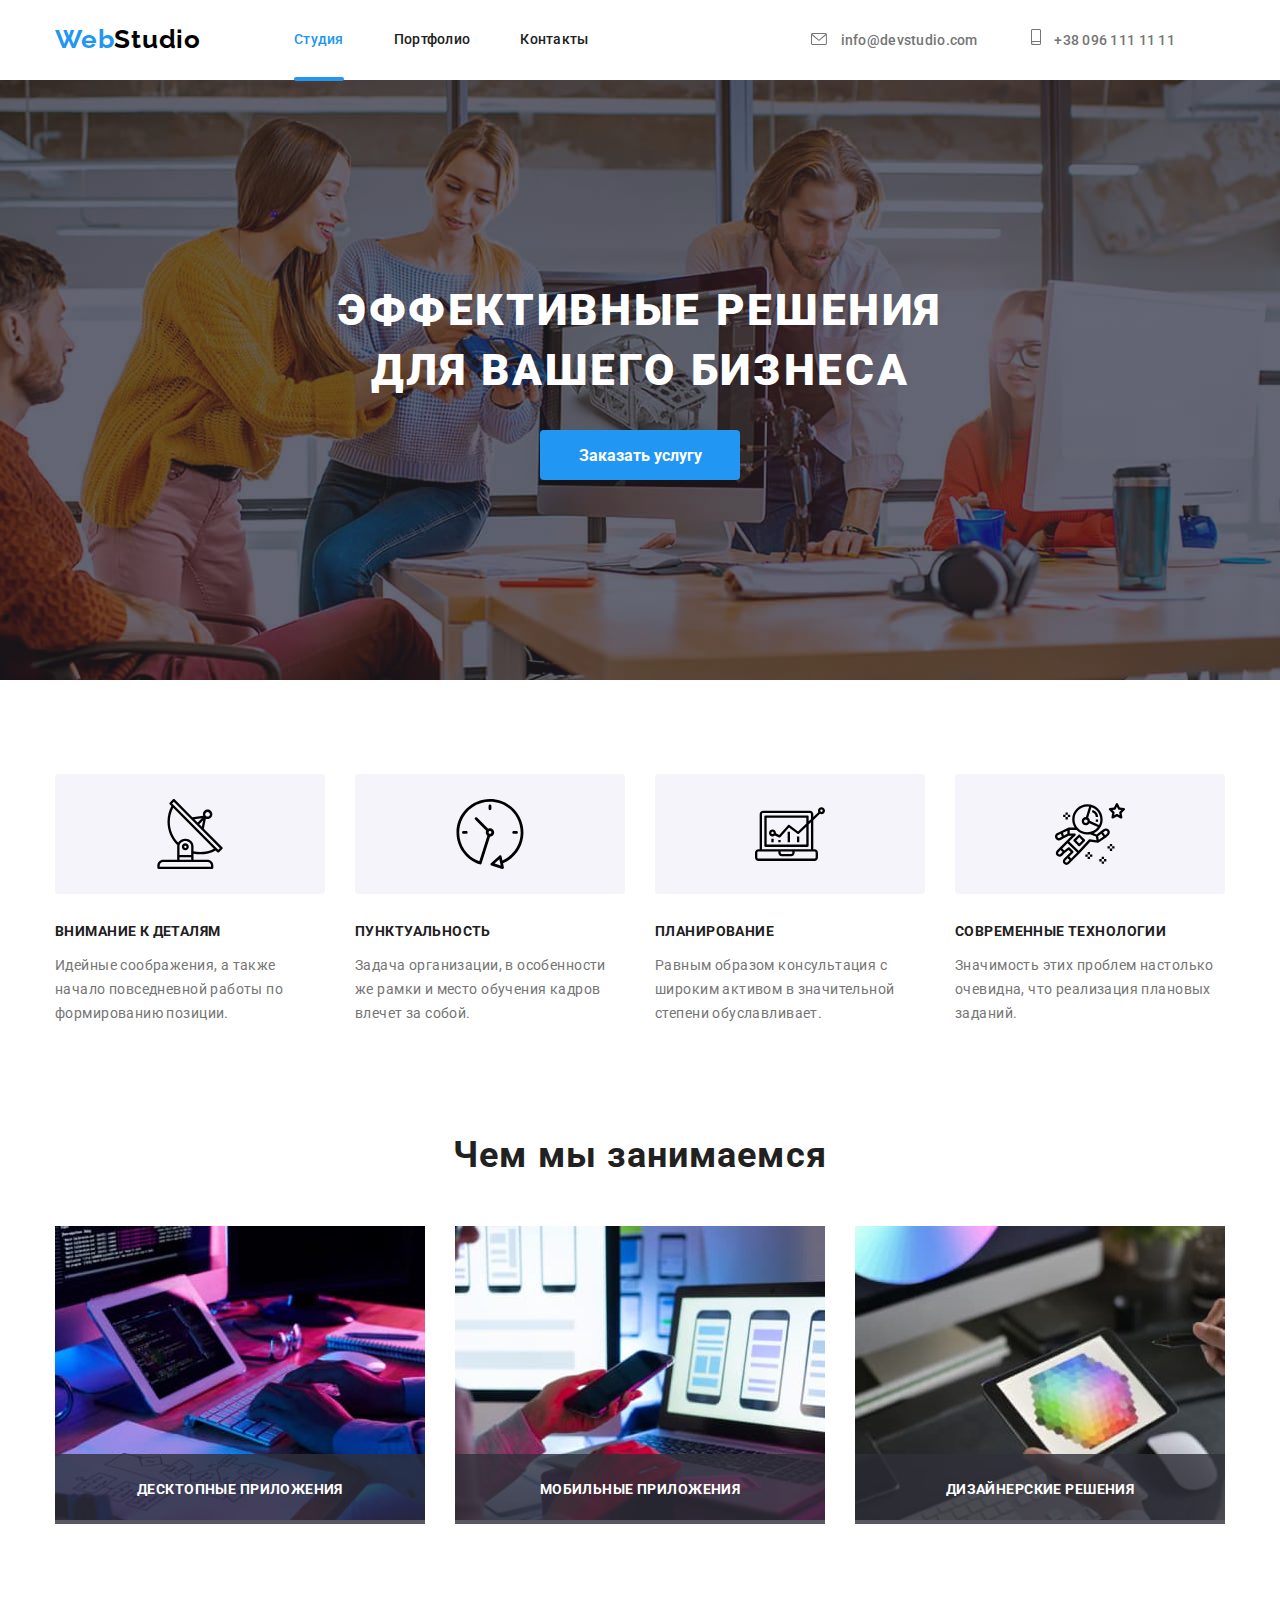
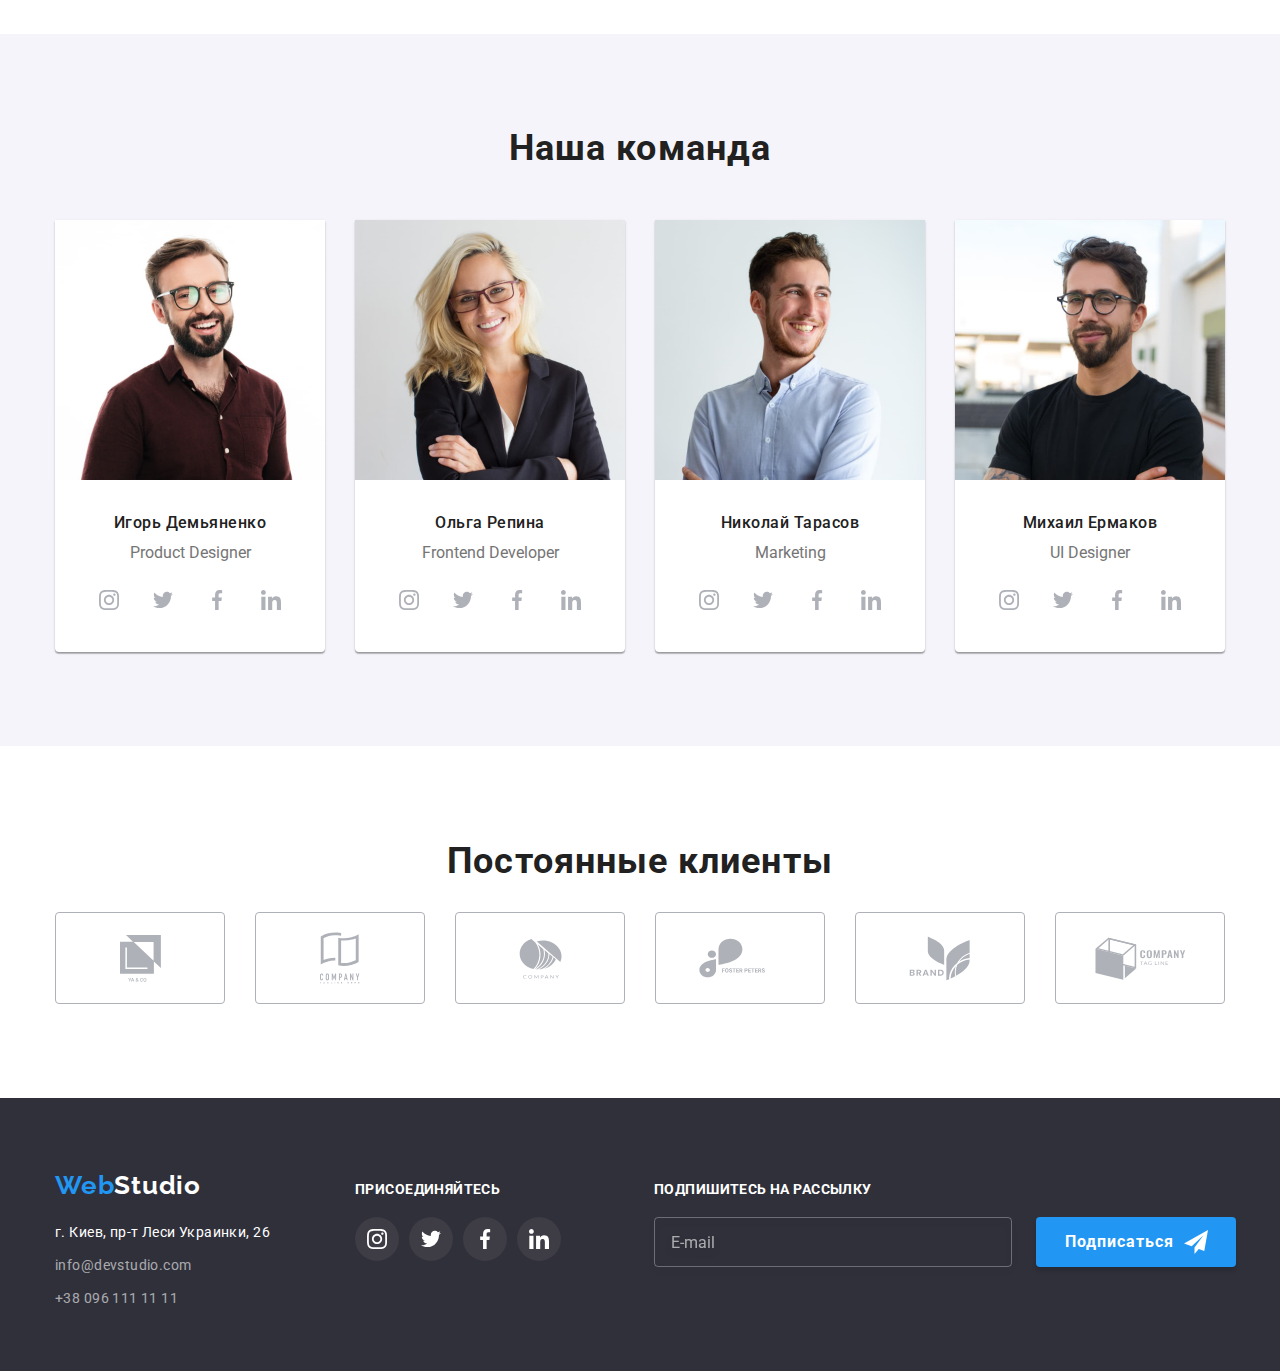
<file: index.html>
<!DOCTYPE html>
<html lang="ru">
  <head>
    <meta charset="UTF-8" />
    <meta http-equiv="X-UA-Compatible" content="IE=edge" />
    <meta name="viewport" content="width=device-width, initial-scale=1.0" />
    <title>Document</title>
    <link rel="preconnect" href="https://fonts.gstatic.com" />
    <link
      href="https://fonts.googleapis.com/css2?family=Raleway:wght@700&family=Roboto:wght@400;500;700;900&display=swap"
      rel="stylesheet"
    />
    <link
      rel="stylesheet"
      href="https://cdnjs.cloudflare.com/ajax/libs/modern-normalize/1.1.0/modern-normalize.min.css"
    />
    <link rel="stylesheet" href="./css/style.css" />
  </head>

  <body>
    <header class="header">
      <div class="container main-nav">
        <nav class="navigation">
          <a class="logo" href="/index.html">
            <span class="logo-style">Web</span><span>Studio</span>
          </a>
          <ul class="nav-menu list">
            <li class="menu-item-list">
              <a class="menu-link primary" href="/">Студия</a>
            </li>
            <li class="menu-item-list">
              <a class="menu-link" href="./portfolio.html">Портфолио</a>
            </li>
            <li class="menu-item-list">
              <a class="menu-link" href="/">Контакты</a>
            </li>
          </ul>
        </nav>
        <div class="company-link">
          <address>
            <a href="mailto:info@devstudio.com" class="email-link">
              <svg class="navigate-icon" width="16" height="12">
                <use href="./images/icons.svg/sprite.svg#icon-envelope"></use>
              </svg>
              info@devstudio.com
            </a>
            <a class="email-link" href="tel:+380961111111">
              <svg class="navigate-icon" width="10" height="16">
                <use href="./images/icons.svg/sprite.svg#icon-smartphone"></use>
              </svg>
              +38 096 111 11 11
            </a>
          </address>
        </div>
      </div>
    </header>
    <main>
      <!--Main section-->
      <section class="hero">
        <h1 class="main-title">Эффективные решения для вашего бизнеса</h1>
        <button type="button" class="main-button" data-modal-open>
          Заказать услугу
        </button>
      </section>
      <!--About company section-->
      <section class="section">
        <div class="container">
          <h2 hidden>Преимущества</h2>
          <ul class="future-list list">
            <li class="item">
              <div class="future-box">
                <svg class="advantages-icon" width="70" height="70">
                  <use href="./images/icons.svg/sprite.svg#icon-antenna"></use>
                </svg>
              </div>
              <h3 class="future-list-title">Внимание к деталям</h3>
              <p class="text-task">
                Идейные соображения, а также начало повседневной работы по
                формированию позиции.
              </p>
            </li>
            <li class="item">
              <div class="future-box">
                <svg class="advantages-icon" width="70" height="70">
                  <use href="./images/icons.svg/sprite.svg#icon-clock"></use>
                </svg>
              </div>
              <h3 class="future-list-title">Пунктуальность</h3>
              <p class="text-task">
                Задача организации, в особенности же рамки и место обучения
                кадров влечет за собой.
              </p>
            </li>
            <li class="item">
              <div class="future-box">
                <svg class="advantages-icon" width="70" height="70">
                  <use href="./images/icons.svg/sprite.svg#icon-diagram"></use>
                </svg>
              </div>
              <h3 class="future-list-title">Планирование</h3>
              <p class="text-task">
                Равным образом консультация с широким активом в значительной
                степени обуславливает.
              </p>
            </li>
            <li class="item">
              <div class="future-box">
                <svg class="advantages-icon" width="70" height="70">
                  <use
                    href="./images/icons.svg/sprite.svg#icon-astronaut"
                  ></use>
                </svg>
              </div>
              <h3 class="future-list-title">Современные технологии</h3>
              <p class="text-task">
                Значимость этих проблем настолько очевидна, что реализация
                плановых заданий.
              </p>
            </li>
          </ul>
        </div>
      </section>
      <!--Technology section-->
      <section class="section-technology">
        <div class="container">
          <h2 class="title">Чем мы занимаемся</h2>
          <ul class="icon-section-list list">
            <li class="icon-galery">
              <img
                src="./images/keyboard.jpg"
                width="370"
                alt="Програмирование"
              />
              <div class="tittle-img">
                <h3 class="tittle-bg">Десктопные приложения</h3>
              </div>
            </li>
            <li class="icon-galery">
              <img
                src="./images/phone.jpg"
                width="370"
                alt="Подключение гаджетов"
              />
              <div class="tittle-img">
                <h3 class="tittle-bg">Мобильные приложения</h3>
              </div>
            </li>
            <li class="icon-galery">
              <img
                src="./images/tablet.jpg"
                width="370"
                alt="Работа дизайнера"
              />
              <div class="tittle-img">
                <h3 class="tittle-bg">Дизайнерские решения</h3>
              </div>
            </li>
          </ul>
        </div>
      </section>
      <!--Team section-->
      <section class="section-team">
        <div class="team">
          <h2 class="title-team">Наша команда</h2>
          <ul class="list-team list">
            <li class="container-team">
              <img
                src="./images/our-team1.jpg"
                width="270"
                alt="Игорь Демьяненко-Product Designer"
              />
              <div class="paragraph">
                <h3 class="team-name">Игорь Демьяненко</h3>
                <p class="profession" lang="en">Product Designer</p>
                <ul class="team-link list">
                  <li class="team-social">
                    <a href="" class="application-team">
                      <svg class="social-list" width="20" height="20">
                        <use
                          href="./images/icons.svg/sprite.svg#icon-instagram"
                        ></use>
                      </svg>
                    </a>
                  </li>
                  <li class="team-social">
                    <a href="" class="application-team">
                      <svg class="social-list" width="20" height="20">
                        <use
                          href="./images/icons.svg/sprite.svg#icon-twitter"
                        ></use>
                      </svg>
                    </a>
                  </li>
                  <li class="team-social">
                    <a href="" class="application-team">
                      <svg class="social-list" width="20" height="20">
                        <use
                          href="./images/icons.svg/sprite.svg#icon-facebook"
                        ></use>
                      </svg>
                    </a>
                  </li>
                  <li class="team-social">
                    <a href="" class="application-team">
                      <svg class="social-list" width="20" height="20">
                        <use
                          href="./images/icons.svg/sprite.svg#icon-linkedin"
                        ></use>
                      </svg>
                    </a>
                  </li>
                </ul>
              </div>
            </li>
            <li class="container-team">
              <img
                src="./images/our-team2.jpg"
                width="270"
                alt="Ольга Репина-Frontend Developer"
              />
              <div class="paragraph">
                <h3 class="team-name">Ольга Репина</h3>
                <p class="profession" lang="en">Frontend Developer</p>
                <ul class="team-link list">
                  <li class="team-social">
                    <a href="" class="application-team">
                      <svg class="social-list" width="20" height="20">
                        <use
                          href="./images/icons.svg/sprite.svg#icon-instagram"
                        ></use>
                      </svg>
                    </a>
                  </li>
                  <li class="team-social">
                    <a href="" class="application-team">
                      <svg class="social-list" width="20" height="20">
                        <use
                          href="./images/icons.svg/sprite.svg#icon-twitter"
                        ></use>
                      </svg>
                    </a>
                  </li>
                  <li class="team-social">
                    <a href="" class="application-team">
                      <svg class="social-list" width="20" height="20">
                        <use
                          href="./images/icons.svg/sprite.svg#icon-facebook"
                        ></use>
                      </svg>
                    </a>
                  </li>
                  <li class="team-social">
                    <a href="" class="application-team">
                      <svg class="social-list" width="20" height="20">
                        <use
                          href="./images/icons.svg/sprite.svg#icon-linkedin"
                        ></use>
                      </svg>
                    </a>
                  </li>
                </ul>
              </div>
            </li>
            <li class="container-team">
              <img
                src="./images/our-team3.jpg"
                width="270"
                alt="Николай Тарасов-Marketing"
              />
              <div class="paragraph">
                <h3 class="team-name">Николай Тарасов</h3>
                <p class="profession" lang="en">Marketing</p>
                <ul class="team-link list">
                  <li class="team-social">
                    <a href="" class="application-team">
                      <svg class="social-list" width="20" height="20">
                        <use
                          href="./images/icons.svg/sprite.svg#icon-instagram"
                        ></use>
                      </svg>
                    </a>
                  </li>
                  <li class="team-social">
                    <a href="" class="application-team">
                      <svg class="social-list" width="20" height="20">
                        <use
                          href="./images/icons.svg/sprite.svg#icon-twitter"
                        ></use>
                      </svg>
                    </a>
                  </li>
                  <li class="team-social">
                    <a href="" class="application-team">
                      <svg class="social-list" width="20" height="20">
                        <use
                          href="./images/icons.svg/sprite.svg#icon-facebook"
                        ></use>
                      </svg>
                    </a>
                  </li>
                  <li class="team-social">
                    <a href="" class="application-team">
                      <svg class="social-list" width="20" height="20">
                        <use
                          href="./images/icons.svg/sprite.svg#icon-linkedin"
                        ></use>
                      </svg>
                    </a>
                  </li>
                </ul>
              </div>
            </li>
            <li class="container-team">
              <img
                src="./images/our-team4.jpg"
                width="270"
                alt="Михаил Ермаков-UI Designer"
              />
              <div class="paragraph">
                <h3 class="team-name">Михаил Ермаков</h3>
                <p class="profession" lang="en">UI Designer</p>
                <ul class="team-link list">
                  <li class="team-social">
                    <a href="" class="application-team">
                      <svg class="social-list" width="20" height="20">
                        <use
                          href="./images/icons.svg/sprite.svg#icon-instagram"
                        ></use>
                      </svg>
                    </a>
                  </li>
                  <li class="team-social">
                    <a href="" class="application-team">
                      <svg class="social-list" width="20" height="20">
                        <use
                          href="./images/icons.svg/sprite.svg#icon-twitter"
                        ></use>
                      </svg>
                    </a>
                  </li>
                  <li class="team-social">
                    <a href="" class="application-team">
                      <svg class="social-list" width="20" height="20">
                        <use
                          href="./images/icons.svg/sprite.svg#icon-facebook"
                        ></use>
                      </svg>
                    </a>
                  </li>
                  <li class="team-social">
                    <a href="" class="application-team">
                      <svg class="social-list" width="20" height="20">
                        <use
                          href="./images/icons.svg/sprite.svg#icon-linkedin"
                        ></use>
                      </svg>
                    </a>
                  </li>
                </ul>
              </div>
            </li>
          </ul>
        </div>
      </section>
      <!--Logo-company -->
      <section class="logo-company">
        <div class="container">
          <h2 class="title-companys">Постоянные клиенты</h2>
          <ul class="box-logo list">
            <li class="list-client">
              <a class="client-page" href="">
                <svg class="icon-company" width="41" height="47">
                  <use href="./images/icons.svg/sprite.svg#icon-group-1"></use>
                </svg>
              </a>
            </li>
            <li class="list-client">
              <a class="client-page" href="">
                <svg class="icon-company" width="40" height="52">
                  <use href="./images/icons.svg/sprite.svg#icon-group-2"></use>
                </svg>
              </a>
            </li>
            <li class="list-client">
              <a class="client-page" href="">
                <svg class="icon-company" width="43" height="41">
                  <use href="./images/icons.svg/sprite.svg#icon-group-3"></use>
                </svg>
              </a>
            </li>
            <li class="list-client">
              <a class="client-page" href="">
                <svg class="icon-company" width="84" height="40">
                  <use href="./images/icons.svg/sprite.svg#icon-group-4"></use>
                </svg>
              </a>
            </li>
            <li class="list-client">
              <a class="client-page" href="">
                <svg class="icon-company" width="62" height="45">
                  <use href="./images/icons.svg/sprite.svg#icon-group-5"></use>
                </svg>
              </a>
            </li>
            <li class="list-client">
              <a class="client-page" href="">
                <svg class="icon-company" width="93" height="43">
                  <use href="./images/icons.svg/sprite.svg#icon-group-6"></use>
                </svg>
              </a>
            </li>
          </ul>
        </div>
      </section>
    </main>
    <!--Address-->
    <footer class="footer">
      <div class="footer-box container">
        <div class="contacts">
          <address class="address">
            <a class="logo-footer" href="/"
              ><span class="logo-style">Web</span><span>Studio</span></a
            >
            <ul class="list-footer list">
              <li class="address-link link">г. Киев, пр-т Леси Украинки, 26</li>
              <li class="contacts-link link">
                <a class="link" href="mailto:info@devstudio.com"
                  >info@devstudio.com</a
                >
              </li>
              <li class="contacts-link link">
                <a class="link" href="tel:+380961111111">+38 096 111 11 11</a>
              </li>
            </ul>
          </address>
        </div>
        <div class="social-box">
          <h2 class="title-footer">присоединяйтесь</h2>
          <ul class="social-navigate list">
            <li class="application">
              <a class="icon-social" href="">
                <svg class="social-list" width="20" height="20">
                  <use
                    href="./images/icons.svg/sprite.svg#icon-instagram"
                  ></use>
                </svg>
              </a>
            </li>
            <li class="application">
              <a class="icon-social" href="">
                <svg class="social-list" width="20" height="20">
                  <use href="./images/icons.svg/sprite.svg#icon-twitter"></use>
                </svg>
              </a>
            </li>
            <li class="application">
              <a class="icon-social" href="">
                <svg class="social-list" width="20" height="20">
                  <use href="./images/icons.svg/sprite.svg#icon-facebook"></use>
                </svg>
              </a>
            </li>
            <li class="application">
              <a class="icon-social" href="">
                <svg class="social-list" width="20" height="20">
                  <use href="./images/icons.svg/sprite.svg#icon-linkedin"></use>
                </svg>
              </a>
            </li>
          </ul>
        </div>
        <div class="footer-form-container">
          <p class="follower">Подпишитесь на рассылку</p>
          <form action="#">
            <div class="footer-form-label">
              <label class="footer-form">
                <input type="text" class="email-send" placeholder="E-mail" />
              </label>
              <button class="follow-btn" type="submit">
                Подписаться
                <svg class="svg-send">
                  <use href="./images/icons.svg/sprite.svg#icon-send"></use>
                </svg>
              </button>
            </div>
          </form>
        </div>
      </div>
    </footer>
    <!-- =============MODAL============= -->
    <div class="backdrop is-hidden" data-modal>
      <div class="modal">
        <button type="button" class="close-menu" data-modal-close>
          <svg class="icon-close" width="11" height="11">
            <use href="./images/icons.svg/sprite.svg#user-close-modal"></use>
          </svg>
        </button>
        <form action="#" class="form">
          <p class="tittle-modal">Оставьте свои данные, мы вам перезвоним</p>
          <label class="modal-form-user"></label>
          <span class="tittle-place"> Имя</span>
          <div class="modal-list">
            <input type="text" class="contact-form" name="user-name" />
            <svg class="modal-svg">
              <use href="./images/icons.svg/sprite.svg#icon-user-name"></use>
            </svg>
          </div>
          <label class="modal-form-phone">
            <span class="tittle-place">Телефон</span>
            <span class="modal-list">
              <input type="tel" class="contact-form" name="user-tel" />
              <svg class="modal-svg">
                <use
                  href="./images/icons.svg/sprite.svg#icon-phone-black"
                ></use>
              </svg>
            </span>
          </label>
          <label class="modal-form-email">
            <span class="tittle-place">Почта</span>
            <span class="modal-list">
              <input type="email" class="contact-form" name="user-email" />
              <svg class="modal-svg">
                <use
                  href="./images/icons.svg/sprite.svg#icon-email-black"
                ></use>
              </svg>
            </span>
          </label>
          <label class="modal-form-coments">
            <span class="tittle-place">Комментарий</span>
            <textarea
              class="coments"
              name="user-massage"
              cols="30"
              rows="10"
              placeholder="Введите текст"
            ></textarea>
          </label>
          <input
            type="checkbox"
            class="checkbox visually-hidden"
            name="checkbox"
            id="accept-policy"
          />
          <label for="accept-policy" class="modal-form-field">
            <span class="checkbox-icon"></span>
            Соглашаюсь с рассылкой и принимаю
            <a href="#" class="accept-link">Условия договора</a>
          </label>
          <button type="submit" class="form-button">Отправить</button>
        </form>
      </div>
    </div>
    <script src="./js/modal.js"></script>
  </body>
</html>
</file>
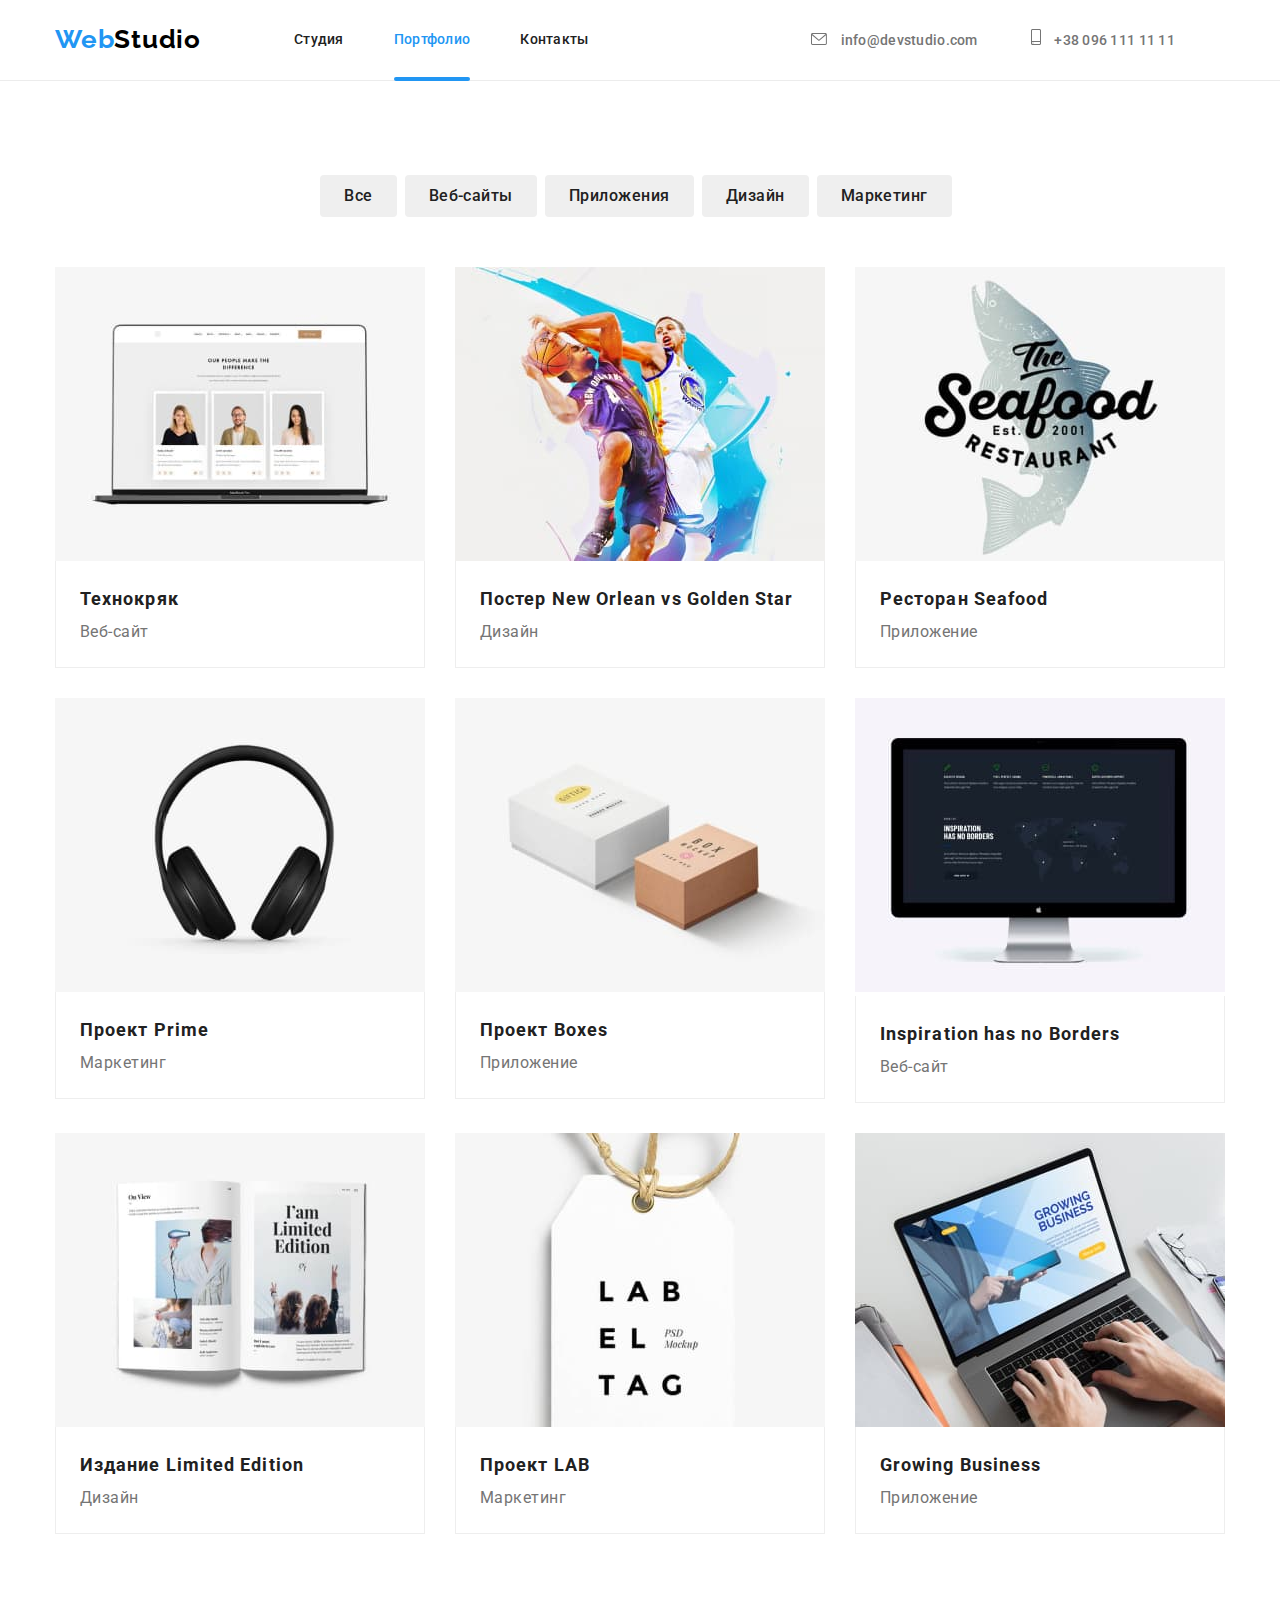
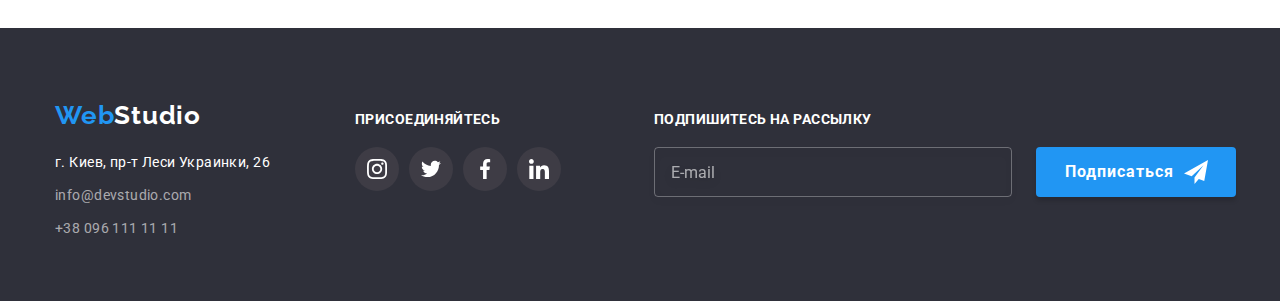
<file: portfolio.html>
<!DOCTYPE html>
<html lang="ru">
  <head>
    <meta charset="UTF-8" />
    <meta http-equiv="X-UA-Compatible" content="IE=edge" />
    <meta name="viewport" content="width=device-width, initial-scale=1.0" />
    <title>Document</title>
    <link rel="preconnect" href="https://fonts.gstatic.com" />
    <link
      href="https://fonts.googleapis.com/css2?family=Raleway:wght@700&family=Roboto:wght@400;500;700;900&display=swap"
      rel="stylesheet"
    />
    <link
      rel="stylesheet"
      href="https://cdnjs.cloudflare.com/ajax/libs/modern-normalize/1.1.0/modern-normalize.min.css"
    />
    <link rel="stylesheet" href="./css/style.css" />
  </head>

  <body>
    <header class="header portfolio-header">
      <div class="container main-nav">
        <nav class="navigation">
          <a class="logo" href="/index.html">
            <span class="logo-style">Web</span><span>Studio</span>
          </a>
          <ul class="nav-menu list">
            <li class="menu-item-list">
              <a class="menu-link" href="/">Студия</a>
            </li>
            <li class="menu-item-list">
              <a class="menu-link primary" href="./portfolio.html">Портфолио</a>
            </li>
            <li class="menu-item-list">
              <a class="menu-link" href="/">Контакты</a>
            </li>
          </ul>
        </nav>
        <div class="company-link">
          <address>
            <a class="email-link" href="mailto:info@devstudio.com">
              <svg class="navigate-icon" width="16" height="12">
                <use href="./images/icons.svg/sprite.svg#icon-envelope"></use>
              </svg>
              info@devstudio.com
            </a>
            <a class="email-link" href="tel:+380961111111">
              <svg class="navigate-icon" width="10" height="16">
                <use href="./images/icons.svg/sprite.svg#icon-smartphone"></use>
              </svg>
              +38 096 111 11 11
            </a>
          </address>
        </div>
      </div>
    </header>

    <main>
      <!--Main section-->
      <section class="portfolio">
        <div class="container">
          <h1 hidden>Портфолио</h1>
          <ul class="button-list">
            <li>
              <button class="button-type list" type="button">Все</button>
            </li>
            <li>
              <button class="button-type list" type="button">Веб-сайты</button>
            </li>
            <li>
              <button class="button-type list" type="button">Приложения</button>
            </li>
            <li>
              <button class="button-type list" type="button">Дизайн</button>
            </li>
            <li>
              <button class="button-type list" type="button">Маркетинг</button>
            </li>
          </ul>
          <div class="service-box">
            <ul class="service-galery">
              <li class="section-service">
                <div class="overlay">
                  <img
                    class="icon"
                    src="./images/portfolio-jpg/web-site.jpg"
                    alt="ноутбук с визуализацией"
                  />
                  <p class="hover-bgdrop">
                    Технокряк это современная площадка распространения
                    коронавируса. Компании используют эту платформу для
                    цифрового шпионажа и атак на защищённые сервера конкурентов.
                  </p>
                </div>
                <div class="portfolio-tittle">
                  <h2 class="title-service">Технокряк</h2>
                  <p class="service">Веб-сайт</p>
                </div>
              </li>
              <li class="section-service">
                <div class="overlay">
                  <img
                    class="icon"
                    src="./images/portfolio-jpg/design.jpg"
                    alt="графическая иллюстрация"
                  />
                  <p class="hover-bgdrop">
                    Технокряк это современная площадка распространения
                    коронавируса. Компании используют эту платформу для
                    цифрового шпионажа и атак на защищённые сервера конкурентов.
                  </p>
                </div>
                <div class="portfolio-tittle">
                  <h2 class="title-service">
                    Постер New Orlean vs Golden Star
                  </h2>
                  <p class="service">Дизайн</p>
                </div>
              </li>
              <li class="section-service">
                <div class="overlay">
                  <img
                    class="icon"
                    src="./images/portfolio-jpg/app.jpg"
                    alt="логотип бренда"
                  />
                  <p class="hover-bgdrop">
                    Технокряк это современная площадка распространения
                    коронавируса. Компании используют эту платформу для
                    цифрового шпионажа и атак на защищённые сервера конкурентов.
                  </p>
                </div>
                <div class="portfolio-tittle">
                  <h2 class="title-service">Ресторан Seafood</h2>
                  <p class="service">Приложение</p>
                </div>
              </li>
              <li class="section-service">
                <div class="overlay">
                  <img
                    class="icon"
                    src="./images/portfolio-jpg/marketing.jpg"
                    alt="наушники"
                  />
                  <p class="hover-bgdrop">
                    Технокряк это современная площадка распространения
                    коронавируса. Компании используют эту платформу для
                    цифрового шпионажа и атак на защищённые сервера конкурентов.
                  </p>
                </div>
                <div class="portfolio-tittle">
                  <h2 class="title-service">Проект Prime</h2>
                  <p class="service">Маркетинг</p>
                </div>
              </li>
              <li class="section-service">
                <div class="overlay">
                  <img
                    class="icon"
                    src="./images/portfolio-jpg/app-box.jpg"
                    alt="приложение коробок "
                  />
                  <p class="hover-bgdrop">
                    Технокряк это современная площадка распространения
                    коронавируса. Компании используют эту платформу для
                    цифрового шпионажа и атак на защищённые сервера конкурентов.
                  </p>
                </div>
                <div class="portfolio-tittle">
                  <h2 class="title-service">Проект Boxes</h2>
                  <p class="service">Приложение</p>
                </div>
              </li>
              <li class="section-service">
                <div class="overlay">
                  <img src="./images/portfolio-jpg/monitor.jpg" alt="монитор" />
                  <p class="hover-bgdrop">
                    Технокряк это современная площадка распространения
                    коронавируса. Компании используют эту платформу для
                    цифрового шпионажа и атак на защищённые сервера конкурентов.
                  </p>
                </div>
                <div class="portfolio-tittle">
                  <h2 class="title-service" lang="en">
                    Inspiration has no Borders
                  </h2>
                  <p class="service">Веб-сайт</p>
                </div>
              </li>
              <li class="section-service">
                <div class="overlay">
                  <img
                    class="icon"
                    src="./images/portfolio-jpg/design-magazine.jpg"
                    alt="журнал"
                  />
                  <p class="hover-bgdrop">
                    Технокряк это современная площадка распространения
                    коронавируса. Компании используют эту платформу для
                    цифрового шпионажа и атак на защищённые сервера конкурентов.
                  </p>
                </div>
                <div class="portfolio-tittle">
                  <h2 class="title-service">Издание Limited Edition</h2>
                  <p class="service">Дизайн</p>
                </div>
              </li>
              <li class="section-service">
                <div class="overlay">
                  <img
                    class="icon"
                    src="./images/portfolio-jpg/lab.jpg"
                    alt="бирка"
                  />
                  <p class="hover-bgdrop">
                    Технокряк это современная площадка распространения
                    коронавируса. Компании используют эту платформу для
                    цифрового шпионажа и атак на защищённые сервера конкурентов.
                  </p>
                </div>
                <div class="portfolio-tittle">
                  <h2 class="title-service">Проект LAB</h2>
                  <p class="service">Маркетинг</p>
                </div>
              </li>
              <li class="section-service">
                <div class="overlay">
                  <img
                    class="icon"
                    src="./images/portfolio-jpg/laptop.jpg"
                    alt="ноутбук"
                  />
                  <p class="hover-bgdrop">
                    Технокряк это современная площадка распространения
                    коронавируса. Компании используют эту платформу для
                    цифрового шпионажа и атак на защищённые сервера конкурентов.
                  </p>
                </div>
                <div class="portfolio-tittle">
                  <h2 class="title-service" lang="en">Growing Business</h2>
                  <p class="service">Приложение</p>
                </div>
              </li>
            </ul>
          </div>
        </div>
      </section>
    </main>

    <!--Address-->
    <footer class="footer">
      <div class="footer-box container">
        <div class="contacts">
          <address class="address">
            <a class="logo-footer" href="/"
              ><span class="logo-style">Web</span><span>Studio</span></a
            >
            <ul class="list-footer list">
              <li class="address-link link">г. Киев, пр-т Леси Украинки, 26</li>
              <li class="contacts-link link">
                <a class="link" href="mailto:info@devstudio.com"
                  >info@devstudio.com</a
                >
              </li>
              <li class="contacts-link link">
                <a class="link" href="tel:+380961111111">+38 096 111 11 11</a>
              </li>
            </ul>
          </address>
        </div>
        <div class="social-box">
          <h2 class="title-footer">присоединяйтесь</h2>
          <ul class="social-navigate list">
            <li class="application">
              <a class="icon-social" href="">
                <svg class="social-list" width="20" height="20">
                  <use
                    href="./images/icons.svg/sprite.svg#icon-instagram"
                  ></use>
                </svg>
              </a>
            </li>
            <li class="application">
              <a class="icon-social" href="">
                <svg class="social-list" width="20" height="20">
                  <use href="./images/icons.svg/sprite.svg#icon-twitter"></use>
                </svg>
              </a>
            </li>
            <li class="application">
              <a class="icon-social" href="">
                <svg class="social-list" width="20" height="20">
                  <use href="./images/icons.svg/sprite.svg#icon-facebook"></use>
                </svg>
              </a>
            </li>
            <li class="application">
              <a class="icon-social" href="">
                <svg class="social-list" width="20" height="20">
                  <use href="./images/icons.svg/sprite.svg#icon-linkedin"></use>
                </svg>
              </a>
            </li>
          </ul>
        </div>
        <div class="footer-form-container">
          <p class="follower">Подпишитесь на рассылку</p>
          <form action="#">
            <div class="footer-form-label">
              <label class="footer-form">
                <input type="text" class="email-send" placeholder="E-mail" />
              </label>
              <button class="follow-btn" type="submit">
                Подписаться
                <svg class="svg-send">
                  <use href="./images/icons.svg/sprite.svg#icon-send"></use>
                </svg>
              </button>
            </div>
          </form>
        </div>
      </div>
    </footer>
  </body>
</html>
</file>
<file: css/style.css>
html {
  box-sizing: border-box;
}
*,
*::before,
*::after {
  box-sizing: inherit;
}

:root {
  --hero-background-color: #2f303a;
  --main-text-color: #757575;
  --future-title: #212121;
  --back-button-focus-hover: #2196f3;
  --team-backgroung: #f5f4fa;
  --accent-color-focus: #2196f3;
  --social-link: #afb1b8;
  --animation-hover: 250ms cubic-bezier(0.4, 0, 0.2, 1);
  --footer-tittle-color: #ffffff;
}
body {
  font-family: "Roboto", sans-serif;
  color: var(--main-text-color);
  background: #ffffff;

  outline: blueviolet;
}

/*Header */
.header {
  display: flex;
  align-items: center;
  justify-content: space-between;

  /* outline: 2px solid violet; */
}
.navigation {
  display: flex;
  align-items: center;
}
.nav-menu {
  display: flex;
  align-items: center;
  margin-top: 0;
  margin-bottom: 0;
  padding-left: 0;
}
.nav-menu > .menu-item-list:not(:last-child) {
  margin-right: 50px;
}
.menu-link {
  display: block;
  padding-top: 32px;
  padding-bottom: 32px;
}
.logo {
  margin-right: 93px;
  padding-top: 24px;
  padding-bottom: 25px;

  font-family: "Raleway", sans-serif;
  font-weight: bold;
  font-size: 26px;
  line-height: 1.19;
  letter-spacing: 0.03em;
  text-decoration: none;
  color: black;
}
.logo-style {
  color: #2196f3;
}
.menu-link {
  font-weight: 500;
  font-size: 14px;
  line-height: 1.14;
  letter-spacing: 0.02em;
  color: var(--future-title);
  text-decoration: none;
}
.menu-link.primary {
  color: var(--back-button-focus-hover);
}
.menu-link:hover,
.menu-link:focus {
  color: #2196f3;
}
.main-nav {
  display: flex;
  align-items: center;
}
.list {
  list-style: none;
}
.company-link {
  display: block;
  margin-left: auto;
}
.email-link {
  font-style: normal;
  font-weight: 500;
  font-size: 14px;
  line-height: 1.4;
  letter-spacing: 0.02em;
  color: #757575;
  text-decoration: none;
  margin-right: 50px;

  transition: color 250ms cubic-bezier(0.4, 0, 0.2, 1),
    fill 250ms cubic-bezier(0.4, 0, 0.2, 1);
}
.hed-nav {
  display: flex;
}
.tel-link {
  font-style: normal;
  font-weight: 500;
  font-size: 14px;
  line-height: 1.4;
  letter-spacing: 0.02em;
  color: #757575;
  text-decoration: none;
}
.navigate-icon {
  margin-right: 10px;
  fill: var(--main-text-color);
}
.email-link:hover,
.email-link:focus,
.email-link:hover .navigate-icon,
.email-link:focus .navigate-icon {
  color: var(--accent-color-focus);
  fill: var(--accent-color-focus);
}
.menu-item-list {
  position: relative;
}
.menu-item-list .primary::after {
  display: block;
  position: absolute;
  content: "";
  width: 100%;
  height: 4px;
  bottom: -1px;
  background: var(--accent-color-focus);
  border-radius: 2px;
}
/*===================END-HEADER==================*/
/*=================== Main page==================*/
.hero {
  background-image: linear-gradient(
      rgba(47, 48, 58, 0.4),
      rgba(47, 48, 58, 0.4)
    ),
    url(../images/hero.jpg);
  background-repeat: no-repeat;
  text-align: center;
  background-position: center;
  padding-bottom: 200px;
  padding-top: 200px;

  text-align: center;

  background-color: var(--hero-background-color);
  /* outline: 2px solid red; */
}
.main-title {
  margin-top: 0;
  margin-right: auto;
  margin-left: auto;
  margin-bottom: 30px;
  width: 696px;
  height: 120px;

  font-weight: 900;
  font-size: 44px;
  line-height: 60px;
  letter-spacing: 0.06em;
  text-transform: uppercase;

  color: #ffffff;
}
.main-button {
  display: inline-block;
  border-radius: 4px;
  padding: 10px 32px;
  border: 1px solid transparent;
  font-family: inherit;
  width: 200px;
  height: 50px;
  left: 700px;
  top: 430px;
  cursor: pointer;
  font-weight: bold;
  font-size: 16px;
  line-height: 1.87;

  background: var(--back-button-focus-hover);
  color: #ffffff;
}
/*==================== Преимущества====================*/
.section {
  padding-top: 94px;
  padding-bottom: 47px;

  /* outline: 2px solid red; */
}
.future-list {
  display: flex;
  justify-content: center;
  padding-left: 0;
  margin-top: 0;
  margin-bottom: 0;
  text-decoration: none;
  padding-left: 0;
  /* margin-right: -30px; */
}
.future-list .list > .item {
  flex-basis: calc (100% / 4 -30px);
  margin-right: 30px;
}
.item {
  width: 270px;
  font-size: 14px;
  line-height: 24px;
  /* or 171% */

  letter-spacing: 0.03em;
}
.future-list > .item:not(:last-child) {
  margin-right: 30px;
}
.future-list-title {
  margin-bottom: 10px;
  font-weight: bold;
  font-size: 14px;
  line-height: 1.14;
  letter-spacing: 0.03em;
  text-transform: uppercase;
  color: var(--future-title);
}
.text-task {
  font-weight: normal;
  font-size: 14px;
  line-height: 1.71;
  /* or 171% */

  letter-spacing: 0.03em;

  color: var(--main-text-color);
}
.list {
  text-decoration: none;
  padding: 0;
}
.future-box {
  width: 270px;
  height: 120px;
  left: 215px;
  top: 774px;
  margin-bottom: 30px;
  background: #f5f4fa;
  border-radius: 4px;
  padding-right: 100px;
  padding-left: 100px;
  padding-top: 25px;
  padding-bottom: 25px;
}
.advantages-icon {
}
/* Technjlogy section */
.section-technology {
  padding-top: 47px;
  padding-bottom: 94px;
  /* outline:2px solid  crimson; */
}
.title {
  margin-top: 0;
  margin-bottom: 50px;
  font-weight: bold;
  font-size: 36px;
  line-height: 42px;
  text-align: center;
  letter-spacing: 0.03em;
  color: var(--future-title);
}
.icon-section-list {
  display: flex;
  padding-left: 0;
}
.icon-section-list {
  text-decoration: none;
}
.icon-section-list > .icon-galery:not(:last-child) {
  margin-right: 30px;
}
.icon-galery {
  position: relative;
}
.tittle-img {
  position: absolute;
  width: 370px;
  height: 70px;
  background: rgba(47, 48, 58, 0.8);
  bottom: 0;
  left: 0;
  padding-top: 27px;
  padding-bottom: 27px;
  text-align: center;
}
.tittle-bg {
  font-weight: bold;
  font-size: 14px;
  line-height: 16px;
  text-align: center;
  letter-spacing: 0.03em;
  text-transform: uppercase;
  margin-top: 0;
  margin-bottom: 0;
  color: #ffffff;
}
/* ====================END-TECHNOLOGY=================== */
/*=====================Team=====================*/
.section-team {
  padding-bottom: 94px;
  margin-left: auto;
  margin-right: auto;
  padding-top: 94px;
  background: var(--team-backgroung);
  /* outline: 2px solid orangered; */
}
.title-team {
  margin-top: 0;
  margin-bottom: 50px;
  font-weight: bold;
  font-size: 36px;
  line-height: 1.16;
  text-align: center;
  letter-spacing: 0.03em;
  color: var(--future-title);
}
.paragraph {
  padding-top: 30px;
  padding-bottom: 30px;
  padding-right: 32px;
  padding-left: 32px;
}
.team-name {
  font-weight: 500;
  font-size: 16px;
  line-height: 1.18;
  letter-spacing: 0.03em;
  color: var(--future-title);
  margin-top: 0;
  margin-bottom: 10px;
  font-family: Roboto;
  font-style: normal;
}
.profession {
  font-size: 16px;
  line-height: 19px;
  margin-top: 0;
  margin-bottom: 16px;

  color: var(--main-text-color);
}
.list-team {
  display: flex;
  justify-content: center;
  margin-top: 0;
  margin-bottom: 0;
  margin-right: 0;
  margin-left: 0;
  padding-left: 0;
  text-decoration: none;

  /* outline: 2px solid red; */
}

.list-team > .container-team:not(:last-child) {
  margin-right: 30px;
}
.img {
  display: block;
}
.container-team {
  background: #ffffff;
  text-align: center;

  box-shadow: 0px 1px 3px rgba(0, 0, 0, 0.12), 0px 1px 1px rgba(0, 0, 0, 0.14),
    0px 2px 1px rgba(0, 0, 0, 0.2);
  border-radius: 0px 0px 4px 4px;
}
.team-social {
  display: flex;
  justify-content: center;
  align-items: center;
  width: 44px;
  height: 44px;
  border-radius: 50%;
}
.team-link {
  display: flex;
  justify-content: center;
  width: 206px;
  height: 44px;
}
.application-team {
  display: flex;
  justify-content: center;
  align-items: center;
  border-radius: 50%;
  width: 44px;
  height: 44px;
  fill: var(--social-link);
  transition: background-color 250ms cubic-bezier(0.4, 0, 0.2, 1),
    fill 250ms cubic-bezier(0.4, 0, 0.2, 1);
}
.team-link > .team-social:not(:last-child) {
  margin-right: 10px;
}
.application-team:hover,
.application-team:focus,
.application-team:hover .socisl-list,
.application-team:focus .socisl-list {
  background-color: var(--accent-color-focus);
  fill: #ffffff;
}
/* =====================END-TEAM-SECTION=================== */
/*======================Logo-company=======================*/
.list-client {
  display: flex;
  align-items: center;
  fill: #afb1b8;
}
.client-page {
  display: flex;
  align-items: center;
  justify-content: center;
  width: 170px;
  height: 92px;
  left: 215px;
  top: 2493px;
  border: 1px solid #afb1b8;
  box-sizing: border-box;
  border-radius: 4px;
  fill: var(--social-link);
  transition: fill 250ms cubic-bezier(0.4, 0, 0.2, 1),
    border 250ms cubic-bezier(0.4, 0, 0.2, 1);
}
.logo-company {
  padding-top: 94px;
  padding-bottom: 94px;
}
.title-companys {
  margin-top: 0;
  font-size: 36px;
  line-height: 42px;
  text-align: center;
  letter-spacing: 0.03em;

  color: var(--future-title);
}
.box-logo {
  display: flex;
  justify-content: center;
  margin: 0;
  padding: 0;
}
.box-logo > .list-client:not(:last-child) {
  margin-right: 30px;
}
.client-page:hover,
.client-page:focus {
  border: 1px solid var(--accent-color-focus);
}
.client-page:hover,
.client-page:focus,
.client-page:hover .icon-company,
.client-page:focus .icon-company {
  fill: var(--accent-color-focus);
}
/* ==========================END-OUR-CLIENTS===================== */
/*============================Footer=============================*/

.footer {
  padding-right: 15px;
  padding-left: 15px;
  padding-top: 72px;
  margin-right: auto;
  margin-left: auto;
  background-color: var(--hero-background-color);
}
.address {
  margin-bottom: 60px;
}
.logo-style {
  color: #2196f3;
}
.logo-footer {
  display: block;
  margin-bottom: 20px;
  margin-left: 0;
  margin-right: auto;
  width: 145px;
  height: 31px;

  font-family: Raleway;
  font-style: normal;
  font-weight: bold;
  font-size: 26px;
  line-height: 1.19;
  letter-spacing: 0.03em;
  text-decoration: none;
  color: #ffffff;
}

.address-link .link {
  display: block;
  font-style: normal;
  font-weight: normal;
  font-size: 14px;
  line-height: 1.71;
  text-decoration: none;
  letter-spacing: 0.03em;
}
.list-footer {
  display: block;
  width: 230px;
  margin: 0;
  padding-left: 0;
}
.contacts-link:hover,
.contacts-link:focus {
  color: var(--back-button-focus-hover);
}
.list-footer > .link:not(:last-child) {
  margin-bottom: 9px;
}
.link {
  text-decoration: none;
  list-style: none;
  font-style: normal;
  font-weight: normal;
  font-size: 14px;
  line-height: 1.71;
  letter-spacing: 0.03em;
  color: rgba(255, 255, 255, 0.6);
}
.list-footer > .address-link {
  color: #ffffff;
}
.contacts {
  margin-right: 70px;
}
/* Social-list */
.footer-box {
  display: flex;
  align-items: baseline;
}
.title-footer {
  margin-bottom: 20px;
  margin-top: 0;
  padding: 0;
  font-size: 14px;
  line-height: 16px;
  letter-spacing: 0.03em;
  text-transform: uppercase;

  color: #ffffff;
}
.social-navigate {
  display: flex;
  margin: 0;
  padding: 0;

  text-decoration: none;
}
.social-box {
  width: 206px;
  height: 80px;
  left: 516px;
  top: 2751px;
  margin: 0;
}
.social-navigate > .application:not(:last-child) {
  margin-right: 10px;
}
.icon-social {
  display: flex;
  justify-content: center;
  align-items: center;
  background-color: rgba(199, 171, 171, 0.1);
  border-radius: 50%;
  width: 44px;
  height: 44px;
  fill: #ffffff;
  transition: background-color 250ms cubic-bezier(0.4, 0, 0.2, 1);
}
.application {
  border-radius: 50%;
}
.icon-social:hover,
.icon-social:focus,
.icon-social:hover .social-list,
.icon-social:focus .socisl-list {
  background-color: var(--accent-color-focus);
}
.footer-form-container {
  display: inline-block;
  margin-left: 93px;
  margin-bottom: 94px;
}
.follower {
  width: 219px;
  height: 16px;
  left: 815px;
  top: 2751px;
  margin: 0;
  margin-bottom: 20px;
  font-weight: bold;
  font-size: 14px;
  line-height: 16px;
  letter-spacing: 0.03em;
  text-transform: uppercase;

  color: var(--footer-tittle-color);
}
.email-send {
  width: 358px;
  height: 50px;
  left: 815px;
  top: 2787px;
  padding-left: 16px;
  margin-right: 12px;

  border: 1px solid rgba(255, 255, 255, 0.3);
  filter: drop-shadow(0px 4px 4px rgba(0, 0, 0, 0.15));
  border-radius: 4px;

  background-color: transparent;
  cursor: pointer;
  outline: none;
  transition: border-color var(--animation-hover);
}

.email-send:hover,
.email-send:focus {
  border-color: var(--accent-color-focus);
}
.email-send::placeholder {
  font-size: 16px;
  line-height: 1.25;

  color: rgba(255, 255, 255, 0.6);
}
.follow-btn {
  display: flex;
  justify-content: center;
  align-items: center;
  cursor: pointer;
  margin-left: 12px;
  width: 200px;
  height: 50px;
  left: 1185px;
  top: 2787px;
  padding: 10px 28px 10px 29px;

  font-weight: 700;
  font-size: 16px;
  line-height: 1.88;
  letter-spacing: 0.06em;
  cursor: pointer;
  color: var(--footer-tittle-color);
  border-color: var(--accent-color-focus);
  background-color: var(--accent-color-focus);
  box-shadow: 0px 4px 4px rgba(0, 0, 0, 0.15);
  border-radius: 4px;
  border: transparent;
}
.svg-send {
  display: inline-block;
  content: "";
  margin-left: 10px;
  width: 24px;
  height: 24px;
  fill: var(--footer-tittle-color);
}
.footer-form-label {
  display: inline-flex;
  align-items: center;
}
/* ====================END-FOOTER=================== */
/* ====================MODAL-BACKDROP================ */
.backdrop {
  position: fixed;
  width: 100%;
  height: 100%;
  left: 0px;
  top: 0px;

  background: rgba(0, 0, 0, 0.2);
}
.backdrop.is-hidden {
  opacity: 0;
  pointer-events: none;
}
.icon-cose {
}
.modal {
  position: absolute;
  top: 50%;
  left: 50%;
  padding-top: 40px;
  padding-left: 41px;
  padding-right: 39px;
  transform: translate(-50%, -50%);

  width: 528px;
  height: 581px;

  background: #ffffff;
  box-shadow: 0px 1px 3px rgba(0, 0, 0, 0.12), 0px 1px 1px rgba(0, 0, 0, 0.14),
    0px 2px 1px rgba(0, 0, 0, 0.2);
  border-radius: 4px;
}
.close-menu {
  position: absolute;
  width: 30px;
  height: 30px;
  top: 8px;
  right: 8px;

  background: #ffffff;
  border: 1px solid rgba(0, 0, 0, 0.1);
  box-sizing: border-box;
  border-radius: 50%;
  transition: fill var(--animation-hover);
}
.close-menu:hover {
  fill: var(--accent-color-focus);
}
.contact-form {
  width: 448px;
  height: 40px;
  left: 576px;
  top: 314px;
  margin-bottom: 28px;
  padding-left: 42px;
  border: 1px solid rgba(33, 33, 33, 0.2);
  box-sizing: border-box;
  border-radius: 4px;

  cursor: pointer;
  transition: border-color var(--animation-hover);
}
.contact-form:hover,
.contact-form:focus {
  outline: none;
  border-color: var(--accent-color-focus);
}
.tittle-modal {
  display: block;
  margin: 0 auto;
  width: 448px;
  height: 23px;
  left: 576px;
  top: 261px;
  margin-bottom: 12px;

  font-weight: bold;
  font-size: 20px;
  line-height: 23px;
  text-align: center;
  letter-spacing: 0.03em;

  color: #212121;
}
.tittle-place {
  margin-bottom: 4px;
  font-size: 12px;
  line-height: 14px;

  letter-spacing: 0.01em;

  color: #757575;
}
.modal-list {
  display: block;
  position: relative;
  height: 40px;
  width: 448px;
  margin: 0 auto;
  margin-bottom: 10px;
}
.modal-svg {
  position: absolute;
  /* fill: black; */
  width: 15px;
  height: 12px;
  top: 50%;
  left: 15px;
  transform: translateY(-50%);
  transition: fill var(--animation-hover);
}
.contact-form:focus + .modal-svg {
  fill: var(--accent-color-focus);
}
.form-button {
  display: block;
  margin: 0 auto;
  width: 200px;
  height: 50px;
  left: 700px;
  top: 712px;

  font-weight: bold;
  font-size: 16px;
  line-height: 30px;
  color: #ffffff;

  background: #2196f3;
  box-shadow: 0px 4px 4px rgba(0, 0, 0, 0.15);
  border-radius: 4px;
  border-color: transparent;
}
.coments {
  display: block;
  width: 448px;
  height: 120px;
  left: 576px;
  top: 518px;
  padding: 12px 16px;
  margin-bottom: 20px;
  resize: none;
  font-size: 14px;
  line-height: 16px;
  letter-spacing: 0.01em;
  color: rgba(117, 117, 117, 0.5);

  border: 1px solid rgba(33, 33, 33, 0.2);
  box-sizing: border-box;
  border-radius: 4px;
  transition: border-color var(--animation-hover);
}
.coments:focus,
.coments:hover {
  outline: none;
  border-color: var(--accent-color-focus);
}
.modal-form-field::before {
  content: "";
  display: block;
  width: 16px;
  height: 15px;
  cursor: pointer;
  border-radius: 2px;
  border: 2px solid var(--future-title);
  margin-right: 8px;
}
.modal-form-field {
  display: flex;
  align-items: center;
  justify-content: center;
  margin-top: 20px;
  margin-bottom: 30px;
  font-size: 14px;
  line-height: 1.71;
  letter-spacing: 0.03em;
  color: #757575;
}
.checkbox:checked + .modal-form-field::before {
  background-color: var(--accent-color-focus);
  background-image: url(../images/icons.svg/done.svg);
  background-repeat: no-repeat;
  background-position: center;
  border-color: transparent;
}
.accept-link {
  color: var(--accent-color-focus);
  text-decoration: underline;
}
.visually-hidden {
  position: absolute;
  width: 1px;
  height: 1px;
  border: 0;
  padding: 0;
}
/* =========================END-MODAL===================== */
/*========================Portfolio==========================*/
.container {
  width: 1200px;
  padding-right: 15px;
  padding-left: 15px;
  margin-right: auto;
  margin-left: auto;
}
.portfolio {
  padding-top: 94px;
  padding-bottom: 94px;
}
.button-list {
  display: flex;
  margin-right: auto;
  margin-left: auto;
  margin-top: 0;
  margin-bottom: 0;
  padding-left: 0;

  margin-bottom: 50px;
  justify-content: center;
  text-align: center;
  list-style: none;
}
.button-type:hover,
.button-type:focus {
  background: #2196f3;
  color: #ffffff;
  box-shadow: 0px 3px 1px rgba(0, 0, 0, 0.1), 0px 1px 2px rgba(0, 0, 0, 0.08),
    0px 2px 2px rgba(0, 0, 0, 0.12);

  cursor: pointer;
}
.button-type {
  display: inline-block;
  border-color: transparent;
  border-radius: 4px;
  margin-right: 8px;
  padding-top: 6px;
  padding-bottom: 6px;
  padding-right: 22px;
  padding-left: 22px;

  left: 734px;
  top: 180px;
  font-weight: 500;
  font-size: 16px;
  line-height: 26px;
  /* identical to box height, or 162% */

  text-align: center;
  letter-spacing: 0.03em;
  transition: background-color 250ms cubic-bezier(0.4, 0, 0.2, 1);
  color: #212121;
}
.service-box {
  /* outline: 2px solid black; */
}
.service-galery {
  display: flex;
  flex-wrap: wrap;
  margin-right: -30px;
  margin-bottom: -30px;
  margin-top: 0;
  padding-left: 0;
}
.service-galery .section-service {
  flex-basis: calc(100% / 3 -30px);
  margin-right: 30px;
  margin-bottom: 30px;
}
.section-service:hover,
.section-service:focus {
  box-shadow: 0px 1px 1px rgba(0, 0, 0, 0.12), 0px 4px 4px rgba(0, 0, 0, 0.06),
    1px 4px 6px rgba(0, 0, 0, 0.16);
}
.portfolio-tittle {
  padding-right: 24px;
  padding-left: 24px;
  padding-top: 20px;
  padding-bottom: 20px;
  border-right: 1px solid #eeeeee;
  border-bottom: 1px solid #eeeeee;
  border-left: 1px solid #eeeeee;
}
.title-service {
  margin: 0;
  font-weight: bold;
  font-size: 18px;
  line-height: 36px;
  /* identical to box height, or 200% */

  letter-spacing: 0.06em;

  color: #212121;
  color: var(--future-title);
}

.icon {
  display: block;
}
.overlay {
  position: relative;
  overflow: hidden;
}
.hover-bgdrop {
  position: absolute;
  top: 0;
  left: 0;
  padding: 63px 24px;
  margin: 0;
  width: 100%;
  height: 100%;
  font-size: 18px;
  line-height: 28px;
  /* opacity: 0; */
  letter-spacing: 0.03em;
  background: rgba(33, 150, 243, 0.9);
  color: #ffffff;

  transform: translateY(100%);
}
.overlay:hover .hover-bgdrop,
.overlay:focus .hover-bgdrop {
  position: absolute;
  transform: translateY(0%);
  transition: transform 250ms cubic-bezier(0.4, 0, 0.2, 1);
}
.service {
  margin-top: 0;
  margin-bottom: 0;
  font-weight: normal;
  font-size: 16px;
  line-height: 1.87;
  letter-spacing: 0.03em;
  color: var(--main-text-color);
}
.section-service {
  list-style: none;
  width: 370px;
}
.portfolio-header {
  border-bottom: 1px solid #ececec;
}
</file>
